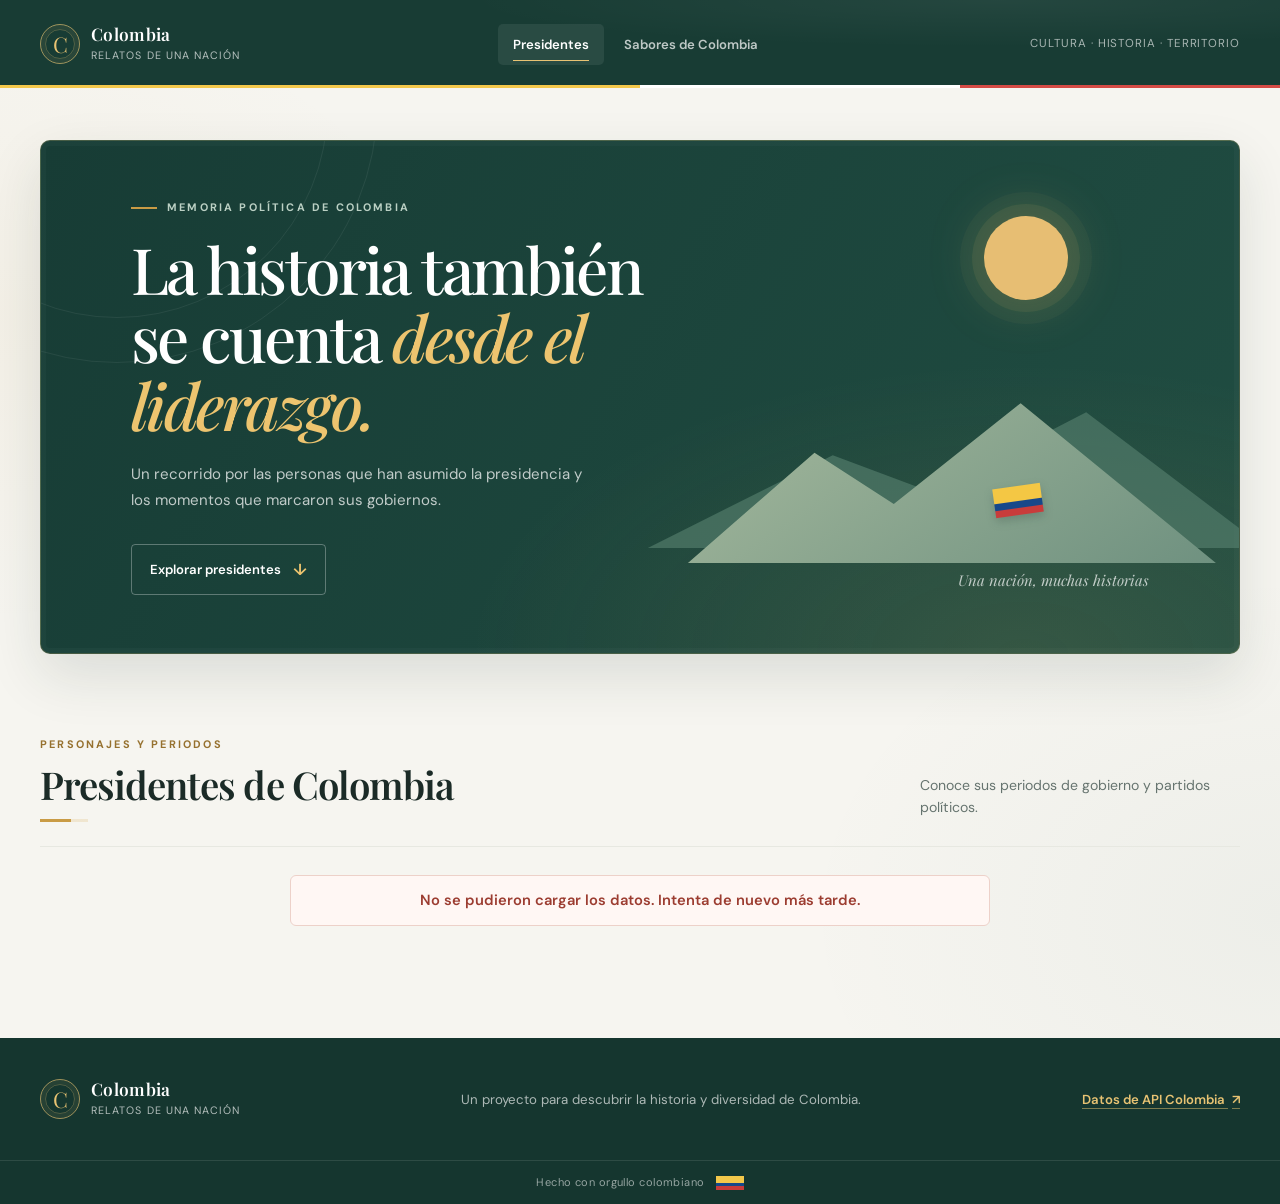
<file: index.html>
<!DOCTYPE html>
<html lang="es">
<head>
  <meta charset="UTF-8">
  <meta name="viewport" content="width=device-width, initial-scale=1.0">
  <title>Presidentes de Colombia</title>

  <link rel="stylesheet" href="css/style.css">
</head>
<body>

  <header class="encabezado">
    <div class="barra-superior">
      <a class="marca" href="index.html" aria-label="Mini Portal de Colombia, inicio">
        <span class="marca-icono" aria-hidden="true">C</span>
        <span><strong>Colombia</strong><small>Relatos de una nación</small></span>
      </a>
      <nav class="menu" aria-label="Navegación principal">
        <a href="index.html" class="activo" aria-current="page">Presidentes</a>
        <a href="sabores.html">Sabores de Colombia</a>
      </nav>
      <span class="encabezado-detalle">Cultura · Historia · Territorio</span>
    </div>
  </header>

  <main class="principal">
    <section class="intro">
      <div class="intro-contenido">
        <p class="sobretitulo"><span></span> MEMORIA POLÍTICA DE COLOMBIA</p>
        <h1>La historia también se cuenta <em>desde el liderazgo.</em></h1>
        <p class="intro-descripcion">Un recorrido por las personas que han asumido la presidencia y los momentos que marcaron sus gobiernos.</p>
        <a class="enlace-recorrido" href="#contenedor">Explorar presidentes <span aria-hidden="true">↓</span></a>
      </div>
      <div class="intro-ilustracion" aria-hidden="true">
        <div class="sol"></div>
        <div class="montana montana-atras"></div>
        <div class="montana montana-frente"></div>
        <div class="bandera"><span></span><span></span><span></span></div>
        <p>Una nación, muchas historias</p>
      </div>
    </section>

    <section class="listado" aria-labelledby="titulo-listado">
      <div class="listado-encabezado">
        <div>
          <p class="sobretitulo">PERSONAJES Y PERIODOS</p>
          <h2 id="titulo-listado">Presidentes de Colombia</h2>
        </div>
        <p class="listado-nota">Conoce sus periodos de gobierno y partidos políticos.</p>
      </div>
      <p id="mensaje" class="mensaje" role="status" aria-live="polite"></p>
      <p id="resumen" class="resumen"></p>

      <section id="contenedor" class="grilla" aria-label="Listado de presidentes"></section>
    </section>
  </main>

  <footer class="pie">
    <div class="pie-contenido">
      <a class="marca marca-pie" href="index.html">
        <span class="marca-icono" aria-hidden="true">C</span>
        <span><strong>Colombia</strong><small>Relatos de una nación</small></span>
      </a>
      <p>Un proyecto para descubrir la historia y diversidad de Colombia.</p>
      <a class="fuente" href="https://api-colombia.com/" target="_blank" rel="noopener noreferrer">Datos de API Colombia <span aria-hidden="true">↗</span></a>
    </div>
    <div class="pie-final"><span>Hecho con orgullo colombiano</span><span class="tricolor" aria-hidden="true"></span></div>
  </footer>

  <script src="script.js"></script>
</body>
</html>
</file>
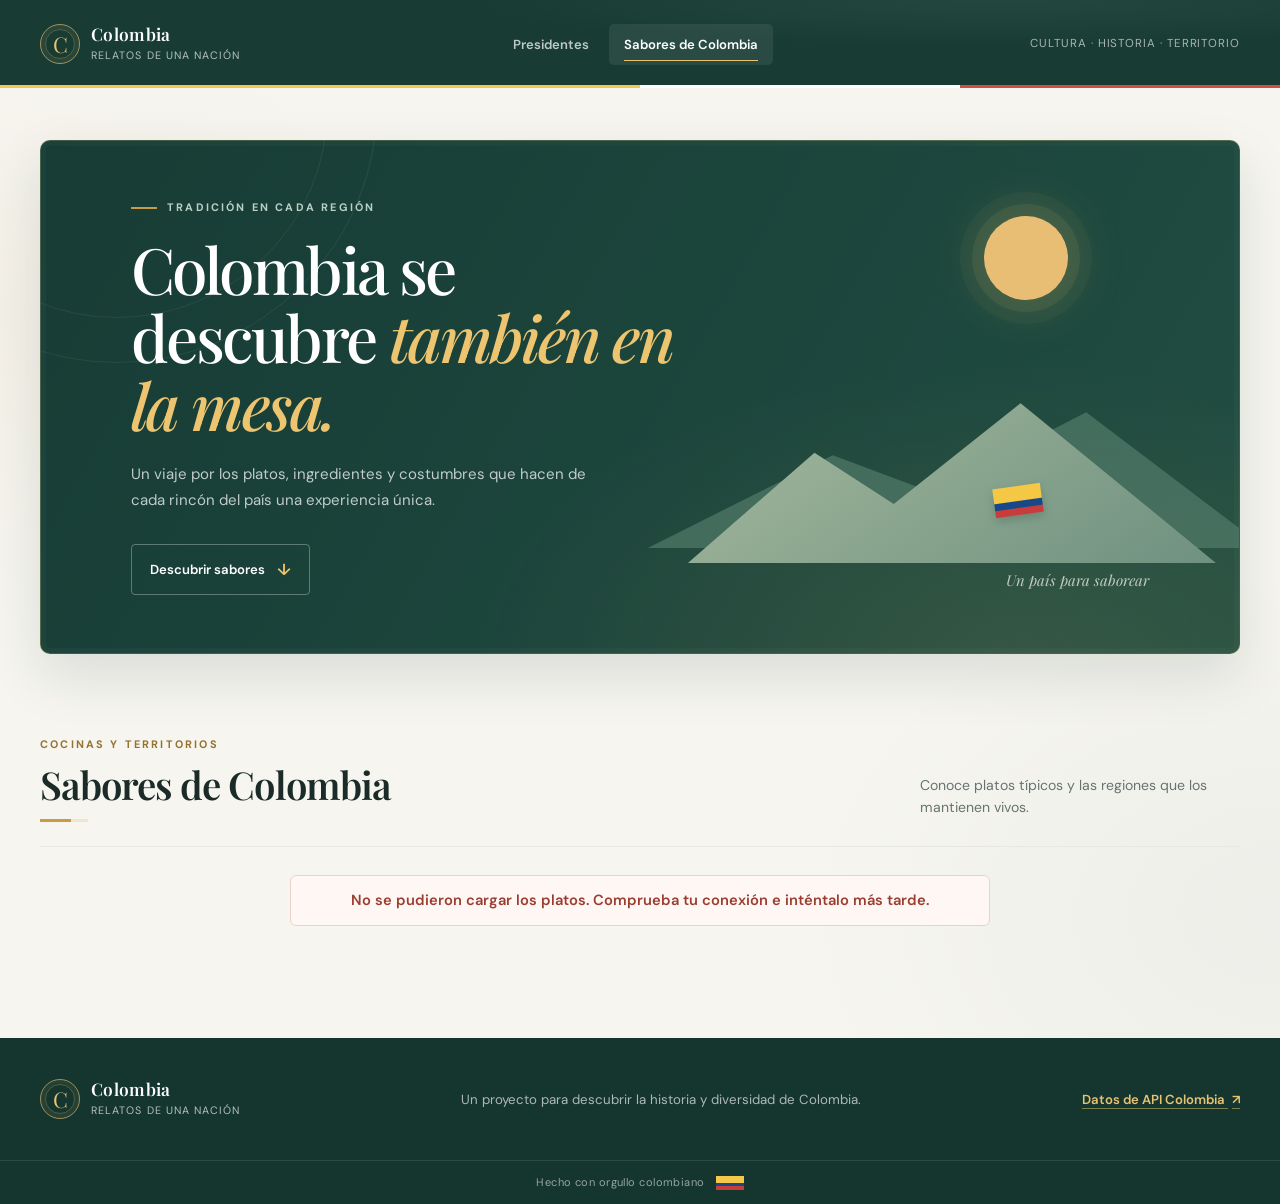
<file: sabores.html>
<!DOCTYPE html>
<html lang="es">
<head>
  <meta charset="UTF-8">
  <meta name="viewport" content="width=device-width, initial-scale=1.0">
  <meta name="theme-color" content="#173c35">
  <meta name="description" content="Descubre platos típicos, sabores y tradiciones de las regiones de Colombia.">
  <title>Sabores de Colombia | Relatos de una nación</title>
  <link rel="stylesheet" href="css/style.css">
</head>
<body>
  <header class="encabezado">
    <div class="barra-superior">
      <a class="marca" href="index.html" aria-label="Mini Portal de Colombia, inicio">
        <span class="marca-icono" aria-hidden="true">C</span>
        <span><strong>Colombia</strong><small>Relatos de una nación</small></span>
      </a>
      <nav class="menu" aria-label="Navegación principal">
        <a href="index.html">Presidentes</a>
        <a href="sabores.html" class="activo" aria-current="page">Sabores de Colombia</a>
      </nav>
      <span class="encabezado-detalle">Cultura · Historia · Territorio</span>
    </div>
  </header>

  <main class="principal">
    <section class="intro">
      <div class="intro-contenido">
        <p class="sobretitulo"><span></span> TRADICIÓN EN CADA REGIÓN</p>
        <h1>Colombia se descubre <em>también en la mesa.</em></h1>
        <p class="intro-descripcion">Un viaje por los platos, ingredientes y costumbres que hacen de cada rincón del país una experiencia única.</p>
        <a class="enlace-recorrido" href="#contenedor">Descubrir sabores <span aria-hidden="true">↓</span></a>
      </div>
      <div class="intro-ilustracion" aria-hidden="true">
        <div class="sol"></div>
        <div class="montana montana-atras"></div>
        <div class="montana montana-frente"></div>
        <div class="bandera"><span></span><span></span><span></span></div>
        <p>Un país para saborear</p>
      </div>
    </section>

    <section class="listado" aria-labelledby="titulo-listado">
      <div class="listado-encabezado">
        <div>
          <p class="sobretitulo">COCINAS Y TERRITORIOS</p>
          <h2 id="titulo-listado">Sabores de Colombia</h2>
        </div>
        <p class="listado-nota">Conoce platos típicos y las regiones que los mantienen vivos.</p>
      </div>
      <p id="mensaje" class="mensaje" role="status" aria-live="polite"></p>
      <p id="resumen" class="resumen"></p>
      <section id="contenedor" class="grilla" aria-label="Listado de platos típicos"></section>
    </section>
  </main>

  <footer class="pie">
    <div class="pie-contenido">
      <a class="marca marca-pie" href="index.html">
        <span class="marca-icono" aria-hidden="true">C</span>
        <span><strong>Colombia</strong><small>Relatos de una nación</small></span>
      </a>
      <p>Un proyecto para descubrir la historia y diversidad de Colombia.</p>
      <a class="fuente" href="https://api-colombia.com/" target="_blank" rel="noopener noreferrer">Datos de API Colombia <span aria-hidden="true">↗</span></a>
    </div>
    <div class="pie-final"><span>Hecho con orgullo colombiano</span><span class="tricolor" aria-hidden="true"></span></div>
  </footer>

  <script src="js/sabores.js"></script>
</body>
</html>
</file>
<file: css/style.css>
@import url("https://fonts.googleapis.com/css2?family=DM+Sans:wght@400;500;600;700&family=Playfair+Display:wght@500;600;700&display=swap");

:root {
  color-scheme: light;
  --tinta: #1b2b27;
  --tinta-suave: #66746f;
  --bosque: #183c34;
  --bosque-claro: #28564b;
  --dorado: #c99b45;
  --crema: #f6f5f0;
  --papel: #fff;
  --linea: #e7e8e1;
  --sombra: 0 22px 55px rgba(26, 48, 40, 0.12);
}

* {
  box-sizing: border-box;
  margin: 0;
  padding: 0;
}

html {
  scroll-behavior: smooth;
}

body {
  min-width: 320px;
  min-height: 100vh;
  display: flex;
  flex-direction: column;
  background:
    radial-gradient(ellipse at 0% 26%, rgba(201, 155, 69, 0.055), transparent 28rem),
    radial-gradient(ellipse at 100% 76%, rgba(40, 86, 75, 0.045), transparent 30rem),
    var(--crema);
  color: var(--tinta);
  font-family: "DM Sans", "Segoe UI", sans-serif;
  line-height: 1.6;
  -webkit-font-smoothing: antialiased;
}

a {
  color: inherit;
}

a:focus-visible {
  outline: 3px solid var(--dorado);
  outline-offset: 4px;
}

.encabezado {
  position: relative;
  z-index: 1;
  background:
    radial-gradient(ellipse at 78% 0%, rgba(255, 255, 255, 0.055), transparent 38%),
    var(--bosque);
  color: #fff;
}

.encabezado::after {
  position: absolute;
  right: 0;
  bottom: 0;
  left: 0;
  height: 3px;
  background: linear-gradient(90deg, #f3c84b 0 50%, #fff 50% 75%, #d54b45 75%);
  content: "";
}

.barra-superior {
  width: min(1200px, calc(100% - 64px));
  min-height: 88px;
  margin: 0 auto;
  display: flex;
  align-items: center;
  justify-content: space-between;
  gap: 32px;
}

.marca {
  display: inline-flex;
  align-items: center;
  gap: 11px;
  color: inherit;
  text-decoration: none;
}

.marca-icono {
  position: relative;
  width: 40px;
  height: 40px;
  display: grid;
  place-items: center;
  border: 1px solid rgba(232, 195, 115, 0.65);
  border-radius: 50%;
  color: #e8c373;
  font-family: "Playfair Display", Georgia, serif;
  font-size: 1.35rem;
  box-shadow: inset 0 0 0 4px rgba(232, 195, 115, 0.08);
}

.marca-icono::after {
  position: absolute;
  inset: 4px;
  border: 1px solid rgba(232, 195, 115, 0.28);
  border-radius: 50%;
  content: "";
}

.marca strong,
.marca small {
  display: block;
}

.marca strong {
  font-family: "Playfair Display", Georgia, serif;
  font-size: 1.08rem;
  font-weight: 600;
  letter-spacing: 0.02em;
  line-height: 1.2;
}

.marca small {
  margin-top: 3px;
  color: rgba(255, 255, 255, 0.68);
  font-size: 0.67rem;
  letter-spacing: 0.1em;
  text-transform: uppercase;
}

.menu {
  align-self: stretch;
  display: flex;
  align-items: center;
  gap: 5px;
}

.menu a {
  position: relative;
  padding: 10px 15px;
  border-radius: 5px;
  color: rgba(255, 255, 255, 0.72);
  font-size: 0.82rem;
  font-weight: 600;
  text-decoration: none;
  transition: color 180ms ease, background 180ms ease;
}

.menu a:hover,
.menu a.activo {
  background: rgba(255, 255, 255, 0.075);
  color: #fff;
}

.menu a.activo::after {
  position: absolute;
  right: 15px;
  bottom: 4px;
  left: 15px;
  height: 1px;
  background: #e8c373;
  content: "";
}

.encabezado-detalle {
  color: rgba(255, 255, 255, 0.62);
  font-size: 0.72rem;
  letter-spacing: 0.08em;
  text-transform: uppercase;
}

.principal {
  width: min(1200px, calc(100% - 64px));
  flex: 1;
  margin: 0 auto;
  padding: 52px 0 88px;
}

.intro {
  position: relative;
  min-height: 400px;
  overflow: hidden;
  display: grid;
  grid-template-columns: 1.12fr 0.88fr;
  align-items: center;
  margin-bottom: 82px;
  padding: 58px 7.5%;
  border: 1px solid rgba(232, 195, 115, 0.22);
  border-radius: 10px;
  background:
    radial-gradient(ellipse at 82% 100%, rgba(216, 173, 92, 0.12), transparent 40%),
    linear-gradient(120deg, #173c35, #204d42);
  box-shadow: var(--sombra), inset 0 0 0 5px rgba(255, 255, 255, 0.025);
  color: #fff;
}

.intro::before,
.intro::after {
  position: absolute;
  border: 1px solid rgba(255, 255, 255, 0.065);
  border-radius: 50%;
  content: "";
  pointer-events: none;
}

.intro::before {
  width: 420px;
  height: 420px;
  top: -245px;
  left: -135px;
}

.intro::after {
  width: 520px;
  height: 520px;
  top: -300px;
  left: -185px;
}

.intro-contenido {
  position: relative;
  z-index: 1;
  max-width: 580px;
}

.sobretitulo {
  color: #bbd0c4;
  font-size: 0.68rem;
  font-weight: 700;
  letter-spacing: 0.2em;
}

.intro .sobretitulo {
  display: flex;
  align-items: center;
  gap: 10px;
  margin-bottom: 19px;
}

.intro .sobretitulo span {
  width: 26px;
  height: 2px;
  background: var(--dorado);
}

.intro h1 {
  max-width: 620px;
  font-family: "Playfair Display", Georgia, serif;
  font-size: clamp(2.75rem, 5vw, 4.3rem);
  font-weight: 500;
  letter-spacing: -0.04em;
  line-height: 1.06;
}

.intro h1 em {
  color: #edc46f;
  font-weight: 500;
}

.intro-descripcion {
  max-width: 470px;
  margin-top: 22px;
  color: rgba(255, 255, 255, 0.73);
  font-size: 0.94rem;
  line-height: 1.75;
}

.enlace-recorrido {
  display: inline-flex;
  align-items: center;
  gap: 12px;
  margin-top: 30px;
  padding: 12px 18px;
  border: 1px solid rgba(255, 255, 255, 0.3);
  border-radius: 4px;
  color: #fff;
  font-size: 0.82rem;
  font-weight: 600;
  text-decoration: none;
  transition: background 180ms ease, border-color 180ms ease, transform 180ms ease;
}

.enlace-recorrido:hover {
  border-color: #e8c373;
  background: rgba(255, 255, 255, 0.08);
  transform: translateY(-2px);
}

.enlace-recorrido span {
  color: #edc46f;
  font-size: 1rem;
}

.intro-ilustracion {
  position: relative;
  min-height: 255px;
  align-self: stretch;
}

.intro-ilustracion::before {
  position: absolute;
  top: 12%;
  left: 12%;
  width: 5px;
  height: 5px;
  border-radius: 50%;
  background: rgba(255, 255, 255, 0.85);
  box-shadow:
    54px 34px 0 -1px rgba(255, 255, 255, 0.65),
    132px 4px 0 -1px rgba(255, 255, 255, 0.55),
    192px 52px 0 -2px rgba(255, 255, 255, 0.75),
    236px 18px 0 -1px rgba(255, 255, 255, 0.55);
}

.sol {
  position: absolute;
  top: 17px;
  right: 18%;
  width: 84px;
  height: 84px;
  border-radius: 50%;
  background: #e7be73;
  box-shadow:
    0 0 0 12px rgba(232, 189, 104, 0.08),
    0 0 0 24px rgba(232, 189, 104, 0.04),
    0 0 60px rgba(232, 189, 104, 0.24);
}

.montana {
  position: absolute;
  right: -15%;
  bottom: 32px;
  width: 118%;
  height: 160px;
  clip-path: polygon(0 100%, 24% 31%, 39% 63%, 63% 0, 100% 100%);
}

.montana-atras {
  right: -26%;
  bottom: 47px;
  width: 138%;
  background: #588170;
  opacity: 0.62;
  clip-path: polygon(0 100%, 30% 42%, 46% 65%, 71% 15%, 100% 100%);
}

.montana-frente {
  background: linear-gradient(145deg, #a5b99d, #6f9180);
}

.bandera {
  position: absolute;
  right: 24%;
  bottom: 80px;
  z-index: 1;
  width: 48px;
  height: 29px;
  transform: rotate(-8deg);
  filter: drop-shadow(0 4px 5px rgba(15, 33, 28, 0.2));
}

.bandera span {
  display: block;
  height: 50%;
  background: #f4c744;
}

.bandera span:nth-child(2),
.bandera span:nth-child(3) {
  height: 25%;
  background: #17488a;
}

.bandera span:nth-child(3) {
  background: #c83c3b;
}

.intro-ilustracion > p {
  position: absolute;
  right: 0;
  bottom: 2px;
  color: rgba(255, 255, 255, 0.7);
  font-family: "Playfair Display", Georgia, serif;
  font-size: 0.93rem;
  font-style: italic;
}

.listado-encabezado {
  display: flex;
  align-items: end;
  justify-content: space-between;
  gap: 24px;
  margin-bottom: 28px;
  padding-bottom: 24px;
  border-bottom: 1px solid var(--linea);
}

.listado-encabezado .sobretitulo {
  margin-bottom: 7px;
  color: #96712f;
}

.listado-encabezado h2 {
  color: var(--tinta);
  font-family: "Playfair Display", Georgia, serif;
  font-size: clamp(1.9rem, 3vw, 2.5rem);
  font-weight: 600;
  letter-spacing: -0.025em;
  line-height: 1.2;
}

.listado-encabezado h2::after {
  width: 48px;
  height: 3px;
  display: block;
  margin-top: 12px;
  background: linear-gradient(90deg, var(--dorado) 0 65%, rgba(215, 168, 78, 0.2) 65%);
  content: "";
}

.listado-nota {
  max-width: 320px;
  padding-bottom: 3px;
  color: var(--tinta-suave);
  font-size: 0.88rem;
}

.mensaje {
  margin: 18px 0 24px;
  color: var(--bosque-claro);
  font-size: 0.92rem;
  font-weight: 600;
  text-align: center;
}

.mensaje:empty {
  display: none;
}

.mensaje.cargando::before {
  width: 17px;
  height: 17px;
  display: inline-block;
  margin-right: 10px;
  border: 2px solid #d5dfd6;
  border-top-color: var(--bosque-claro);
  border-radius: 50%;
  animation: girar 800ms linear infinite;
  content: "";
  vertical-align: -4px;
}

.mensaje.error {
  max-width: 700px;
  margin-right: auto;
  margin-left: auto;
  padding: 13px 18px;
  border: 1px solid #edd1c9;
  border-radius: 6px;
  background: #fff7f4;
  color: #9c3d31;
}

.resumen {
  width: fit-content;
  margin: 0 auto 24px;
  padding: 7px 16px;
  border: 1px solid #e6d5ad;
  border-radius: 999px;
  background: #fbf6e9;
  color: #715729;
  font-size: 0.8rem;
  font-weight: 700;
}

.resumen:empty {
  display: none;
}

.grilla {
  display: grid;
  grid-template-columns: repeat(auto-fill, minmax(min(100%, 255px), 1fr));
  gap: 24px;
  align-items: stretch;
}

.tarjeta {
  position: relative;
  overflow: hidden;
  display: flex;
  flex-direction: column;
  border: 1px solid #e8e8e2;
  border-radius: 8px;
  background: var(--papel);
  box-shadow: 0 4px 16px rgba(30, 48, 41, 0.045);
  transition: transform 220ms ease, box-shadow 220ms ease, border-color 220ms ease;
}

.tarjeta::before {
  position: absolute;
  top: 0;
  right: 0;
  left: 0;
  z-index: 2;
  height: 3px;
  background: linear-gradient(90deg, #f3c84b, #d7a84e 55%, #c83c3b);
  content: "";
}

.tarjeta::after {
  position: absolute;
  top: 3px;
  right: 0;
  left: 0;
  z-index: 1;
  height: 100px;
  background: linear-gradient(180deg, rgba(18, 47, 42, 0.18), transparent);
  content: "";
  pointer-events: none;
}

.tarjeta:hover {
  transform: translateY(-4px);
  border-color: #d7d4c7;
  box-shadow: 0 16px 32px rgba(30, 48, 41, 0.11);
}

.tarjeta:focus-within {
  outline: 2px solid var(--dorado);
  outline-offset: 3px;
}

.tarjeta img {
  width: 100%;
  height: 228px;
  display: block;
  object-fit: cover;
  background: #eeede7;
  filter: saturate(0.9);
  transition: filter 240ms ease, transform 350ms ease;
}

.tarjeta:hover img {
  transform: scale(1.035);
  filter: saturate(1.08);
}

.tarjeta img.imagen-archivo,
.tarjeta:hover img.imagen-archivo {
  background: #eeede7;
  filter: none;
  object-fit: contain;
  transform: none;
}

.tarjeta-cuerpo {
  flex: 1;
  display: flex;
  flex-direction: column;
  align-items: flex-start;
  gap: 10px;
  padding: 21px 22px 23px;
}

.tarjeta-cuerpo::before {
  width: 30px;
  height: 2px;
  display: block;
  background: var(--dorado);
  content: "";
}

.tarjeta h3 {
  color: var(--tinta);
  font-family: "Playfair Display", Georgia, serif;
  font-size: 1.22rem;
  line-height: 1.35;
}

.tarjeta p {
  color: var(--tinta-suave);
  font-size: 0.86rem;
  line-height: 1.7;
}

.fuente-fotografica {
  margin-top: 3px;
  color: var(--tinta-suave);
  font-size: 0.68rem;
  line-height: 1.5;
  text-decoration-color: #b7bcb3;
  text-underline-offset: 3px;
}

.fuente-fotografica:hover {
  color: var(--bosque-claro);
}

.etiqueta {
  display: inline-flex;
  align-items: center;
  padding: 4px 10px;
  border: 1px solid #e6d5ad;
  border-radius: 999px;
  background: #fbf6e9;
  color: #715729;
  font-size: 0.72rem;
  font-weight: 700;
}

.pie {
  background: #15362f;
  color: #fff;
}

.pie-contenido {
  width: min(1200px, calc(100% - 64px));
  min-height: 122px;
  margin: 0 auto;
  display: flex;
  align-items: center;
  justify-content: space-between;
  gap: 24px;
}

.pie-contenido > p {
  color: rgba(255, 255, 255, 0.65);
  font-size: 0.83rem;
}

.fuente {
  color: #e8c373;
  font-size: 0.82rem;
  font-weight: 600;
  text-decoration-color: rgba(232, 195, 115, 0.5);
  text-underline-offset: 4px;
}

.fuente span {
  margin-left: 4px;
}

.pie-final {
  min-height: 44px;
  display: flex;
  align-items: center;
  justify-content: center;
  gap: 11px;
  border-top: 1px solid rgba(255, 255, 255, 0.1);
  color: rgba(255, 255, 255, 0.55);
  font-size: 0.69rem;
  letter-spacing: 0.04em;
}

.tricolor {
  width: 28px;
  height: 14px;
  display: inline-block;
  background: linear-gradient(to bottom, #f3c84b 0 50%, #17488a 50% 75%, #c83c3b 75%);
}

@keyframes girar {
  to {
    transform: rotate(360deg);
  }
}

@media (max-width: 850px) {
  .barra-superior {
    gap: 15px;
  }

  .encabezado-detalle {
    display: none;
  }

  .intro {
    min-height: 365px;
    padding: 46px 6%;
  }

  .intro-ilustracion {
    min-height: 230px;
  }

  .listado-encabezado {
    align-items: flex-start;
    flex-direction: column;
    gap: 9px;
  }
}

@media (max-width: 600px) {
  .barra-superior,
  .principal,
  .pie-contenido {
    width: min(100% - 36px, 520px);
  }

  .barra-superior {
    min-height: 74px;
    flex-wrap: wrap;
    gap: 10px;
    padding: 13px 0;
  }

  .marca-icono {
    width: 35px;
    height: 35px;
  }

  .menu {
    gap: 0;
  }

  .menu a {
    padding: 8px 10px;
    font-size: 0.75rem;
  }

  .menu a.activo::after {
    right: 9px;
    left: 9px;
  }

  .principal {
    padding-top: 24px;
    padding-bottom: 58px;
  }

  .intro {
    min-height: 0;
    grid-template-columns: 1fr;
    gap: 14px;
    margin-bottom: 58px;
    padding: 35px 25px 22px;
  }

  .intro h1 {
    font-size: clamp(2.3rem, 10.5vw, 3.25rem);
  }

  .intro-descripcion {
    font-size: 0.89rem;
  }

  .intro-ilustracion {
    min-height: 145px;
    margin: 0 -12px;
  }

  .intro-ilustracion::before {
    left: 7%;
    box-shadow:
      42px 25px 0 -1px rgba(255, 255, 255, 0.65),
      105px 3px 0 -1px rgba(255, 255, 255, 0.55),
      154px 37px 0 -2px rgba(255, 255, 255, 0.75);
  }

  .sol {
    top: 4px;
    right: 24%;
    width: 60px;
    height: 60px;
  }

  .montana {
    bottom: 22px;
    height: 115px;
  }

  .montana-atras {
    bottom: 33px;
  }

  .bandera {
    right: 32%;
    bottom: 55px;
    transform: scale(0.82) rotate(-8deg);
  }

  .intro-ilustracion > p {
    right: 4px;
    bottom: 0;
    font-size: 0.8rem;
  }

  .listado-encabezado h2 {
    font-size: 1.95rem;
  }

  .listado-nota {
    font-size: 0.83rem;
  }

  .grilla {
    grid-template-columns: minmax(0, 1fr);
    gap: 16px;
  }

  .tarjeta img {
    height: 215px;
  }

  .tarjeta::after {
    height: 95px;
  }

  .pie-contenido {
    align-items: flex-start;
    flex-direction: column;
    gap: 13px;
    padding-top: 25px;
    padding-bottom: 23px;
  }

  .pie-final {
    font-size: 0.63rem;
  }
}

@media (prefers-reduced-motion: reduce) {
  *,
  *::before,
  *::after {
    scroll-behavior: auto !important;
    animation-duration: 0.01ms !important;
    animation-iteration-count: 1 !important;
    transition-duration: 0.01ms !important;
  }
}
</file>
